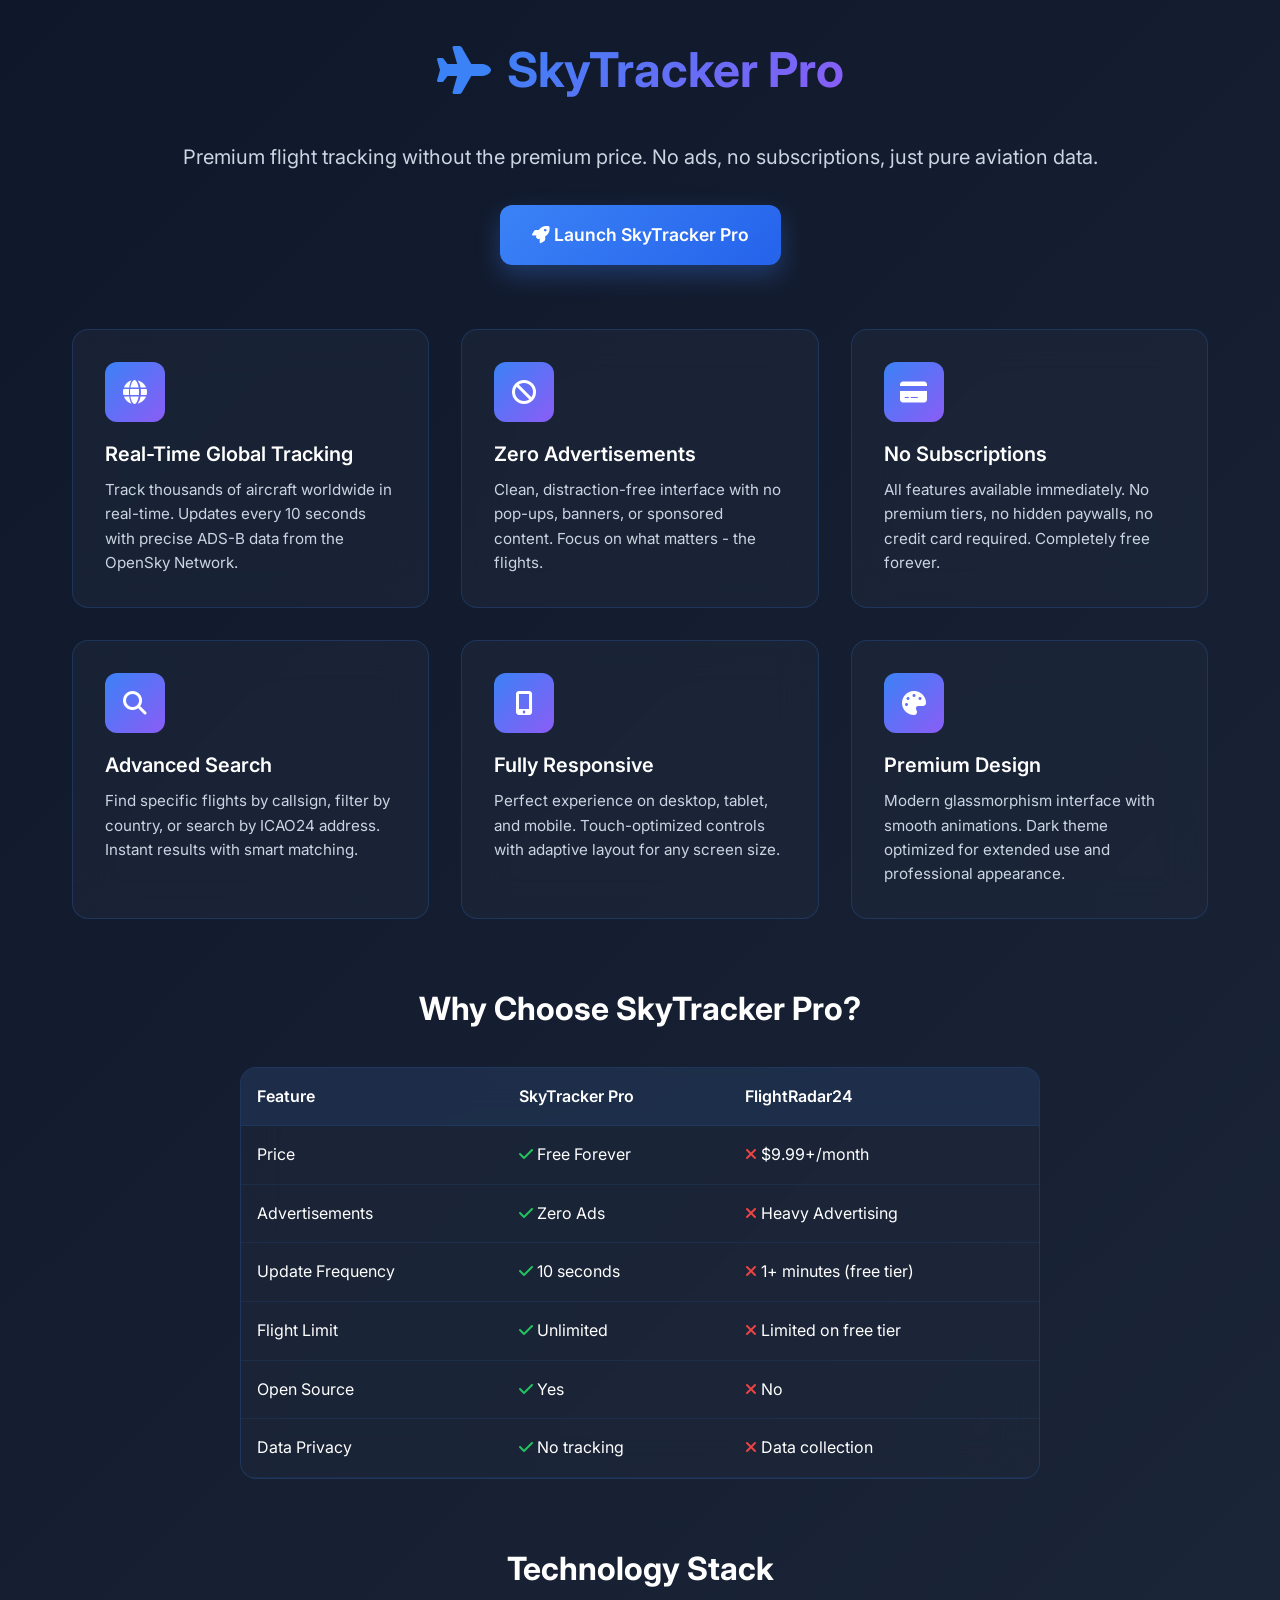
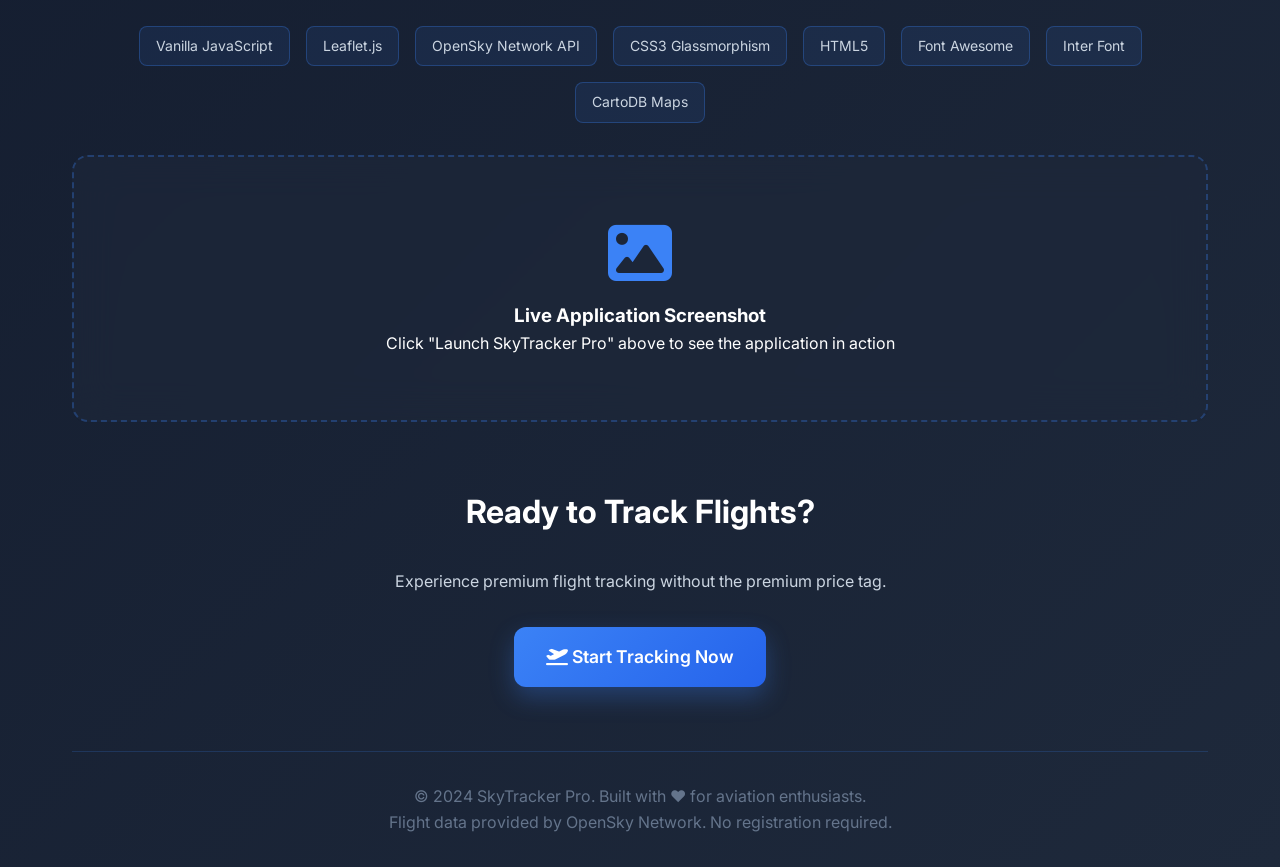
<file: demo.html>
<!DOCTYPE html>
<html lang="en">
<head>
    <meta charset="UTF-8">
    <meta name="viewport" content="width=device-width, initial-scale=1.0">
    <title>SkyTracker Pro - Demo & Features</title>
    <link rel="icon" type="image/svg+xml" href="favicon.svg">
    <link href="https://fonts.googleapis.com/css2?family=Inter:wght@300;400;500;600;700&display=swap" rel="stylesheet">
    <link rel="stylesheet" href="https://cdnjs.cloudflare.com/ajax/libs/font-awesome/6.4.0/css/all.min.css">
    <style>
        * {
            margin: 0;
            padding: 0;
            box-sizing: border-box;
        }

        body {
            font-family: 'Inter', sans-serif;
            background: linear-gradient(135deg, #0f172a 0%, #1e293b 100%);
            color: #ffffff;
            line-height: 1.6;
        }

        .container {
            max-width: 1200px;
            margin: 0 auto;
            padding: 2rem;
        }

        header {
            text-align: center;
            margin-bottom: 4rem;
        }

        .logo {
            display: flex;
            align-items: center;
            justify-content: center;
            gap: 1rem;
            margin-bottom: 2rem;
        }

        .logo i {
            color: #3b82f6;
            font-size: 3rem;
        }

        .logo h1 {
            font-size: 3rem;
            font-weight: 700;
            background: linear-gradient(135deg, #3b82f6, #8b5cf6);
            -webkit-background-clip: text;
            -webkit-text-fill-color: transparent;
            background-clip: text;
        }

        .subtitle {
            font-size: 1.25rem;
            color: #cbd5e1;
            margin-bottom: 2rem;
        }

        .cta-button {
            display: inline-block;
            background: linear-gradient(135deg, #3b82f6, #2563eb);
            color: white;
            text-decoration: none;
            padding: 1rem 2rem;
            border-radius: 12px;
            font-weight: 600;
            font-size: 1.1rem;
            transition: all 0.3s ease;
            box-shadow: 0 10px 25px rgba(59, 130, 246, 0.3);
        }

        .cta-button:hover {
            transform: translateY(-2px);
            box-shadow: 0 15px 35px rgba(59, 130, 246, 0.4);
        }

        .features-grid {
            display: grid;
            grid-template-columns: repeat(auto-fit, minmax(300px, 1fr));
            gap: 2rem;
            margin: 4rem 0;
        }

        .feature-card {
            background: rgba(30, 41, 59, 0.6);
            backdrop-filter: blur(20px);
            border: 1px solid rgba(59, 130, 246, 0.2);
            border-radius: 16px;
            padding: 2rem;
            transition: all 0.3s ease;
        }

        .feature-card:hover {
            transform: translateY(-5px);
            box-shadow: 0 20px 40px rgba(0, 0, 0, 0.3);
            border-color: rgba(59, 130, 246, 0.4);
        }

        .feature-icon {
            width: 60px;
            height: 60px;
            background: linear-gradient(135deg, #3b82f6, #8b5cf6);
            border-radius: 12px;
            display: flex;
            align-items: center;
            justify-content: center;
            margin-bottom: 1rem;
            font-size: 1.5rem;
            color: white;
        }

        .feature-title {
            font-size: 1.25rem;
            font-weight: 600;
            margin-bottom: 0.5rem;
        }

        .feature-description {
            color: #cbd5e1;
            font-size: 0.95rem;
        }

        .comparison-section {
            margin: 4rem 0;
            text-align: center;
        }

        .comparison-title {
            font-size: 2rem;
            font-weight: 700;
            margin-bottom: 2rem;
        }

        .comparison-table {
            background: rgba(30, 41, 59, 0.6);
            backdrop-filter: blur(20px);
            border: 1px solid rgba(59, 130, 246, 0.2);
            border-radius: 16px;
            overflow: hidden;
            margin: 2rem auto;
            max-width: 800px;
        }

        .comparison-table table {
            width: 100%;
            border-collapse: collapse;
        }

        .comparison-table th,
        .comparison-table td {
            padding: 1rem;
            text-align: left;
            border-bottom: 1px solid rgba(59, 130, 246, 0.1);
        }

        .comparison-table th {
            background: rgba(59, 130, 246, 0.1);
            font-weight: 600;
        }

        .check {
            color: #22c55e;
        }

        .cross {
            color: #ef4444;
        }

        .screenshot-section {
            margin: 4rem 0;
            text-align: center;
        }

        .screenshot-placeholder {
            background: rgba(30, 41, 59, 0.6);
            backdrop-filter: blur(20px);
            border: 2px dashed rgba(59, 130, 246, 0.3);
            border-radius: 16px;
            padding: 4rem 2rem;
            margin: 2rem 0;
        }

        .screenshot-placeholder i {
            font-size: 4rem;
            color: #3b82f6;
            margin-bottom: 1rem;
        }

        .tech-stack {
            display: flex;
            flex-wrap: wrap;
            justify-content: center;
            gap: 1rem;
            margin: 2rem 0;
        }

        .tech-item {
            background: rgba(59, 130, 246, 0.1);
            border: 1px solid rgba(59, 130, 246, 0.3);
            border-radius: 8px;
            padding: 0.5rem 1rem;
            font-size: 0.875rem;
            color: #cbd5e1;
        }

        footer {
            text-align: center;
            margin-top: 4rem;
            padding-top: 2rem;
            border-top: 1px solid rgba(59, 130, 246, 0.2);
            color: #64748b;
        }

        @media (max-width: 768px) {
            .container {
                padding: 1rem;
            }

            .logo h1 {
                font-size: 2rem;
            }

            .features-grid {
                grid-template-columns: 1fr;
            }
        }
    </style>
</head>
<body>
    <div class="container">
        <header>
            <div class="logo">
                <i class="fas fa-plane"></i>
                <h1>SkyTracker Pro</h1>
            </div>
            <p class="subtitle">
                Premium flight tracking without the premium price. No ads, no subscriptions, just pure aviation data.
            </p>
            <a href="index.html" class="cta-button">
                <i class="fas fa-rocket"></i> Launch SkyTracker Pro
            </a>
        </header>

        <section class="features-grid">
            <div class="feature-card">
                <div class="feature-icon">
                    <i class="fas fa-globe"></i>
                </div>
                <h3 class="feature-title">Real-Time Global Tracking</h3>
                <p class="feature-description">
                    Track thousands of aircraft worldwide in real-time. Updates every 10 seconds with precise ADS-B data from the OpenSky Network.
                </p>
            </div>

            <div class="feature-card">
                <div class="feature-icon">
                    <i class="fas fa-ban"></i>
                </div>
                <h3 class="feature-title">Zero Advertisements</h3>
                <p class="feature-description">
                    Clean, distraction-free interface with no pop-ups, banners, or sponsored content. Focus on what matters - the flights.
                </p>
            </div>

            <div class="feature-card">
                <div class="feature-icon">
                    <i class="fas fa-credit-card"></i>
                </div>
                <h3 class="feature-title">No Subscriptions</h3>
                <p class="feature-description">
                    All features available immediately. No premium tiers, no hidden paywalls, no credit card required. Completely free forever.
                </p>
            </div>

            <div class="feature-card">
                <div class="feature-icon">
                    <i class="fas fa-search"></i>
                </div>
                <h3 class="feature-title">Advanced Search</h3>
                <p class="feature-description">
                    Find specific flights by callsign, filter by country, or search by ICAO24 address. Instant results with smart matching.
                </p>
            </div>

            <div class="feature-card">
                <div class="feature-icon">
                    <i class="fas fa-mobile-alt"></i>
                </div>
                <h3 class="feature-title">Fully Responsive</h3>
                <p class="feature-description">
                    Perfect experience on desktop, tablet, and mobile. Touch-optimized controls with adaptive layout for any screen size.
                </p>
            </div>

            <div class="feature-card">
                <div class="feature-icon">
                    <i class="fas fa-palette"></i>
                </div>
                <h3 class="feature-title">Premium Design</h3>
                <p class="feature-description">
                    Modern glassmorphism interface with smooth animations. Dark theme optimized for extended use and professional appearance.
                </p>
            </div>
        </section>

        <section class="comparison-section">
            <h2 class="comparison-title">Why Choose SkyTracker Pro?</h2>
            <div class="comparison-table">
                <table>
                    <thead>
                        <tr>
                            <th>Feature</th>
                            <th>SkyTracker Pro</th>
                            <th>FlightRadar24</th>
                        </tr>
                    </thead>
                    <tbody>
                        <tr>
                            <td>Price</td>
                            <td><i class="fas fa-check check"></i> Free Forever</td>
                            <td><i class="fas fa-times cross"></i> $9.99+/month</td>
                        </tr>
                        <tr>
                            <td>Advertisements</td>
                            <td><i class="fas fa-check check"></i> Zero Ads</td>
                            <td><i class="fas fa-times cross"></i> Heavy Advertising</td>
                        </tr>
                        <tr>
                            <td>Update Frequency</td>
                            <td><i class="fas fa-check check"></i> 10 seconds</td>
                            <td><i class="fas fa-times cross"></i> 1+ minutes (free tier)</td>
                        </tr>
                        <tr>
                            <td>Flight Limit</td>
                            <td><i class="fas fa-check check"></i> Unlimited</td>
                            <td><i class="fas fa-times cross"></i> Limited on free tier</td>
                        </tr>
                        <tr>
                            <td>Open Source</td>
                            <td><i class="fas fa-check check"></i> Yes</td>
                            <td><i class="fas fa-times cross"></i> No</td>
                        </tr>
                        <tr>
                            <td>Data Privacy</td>
                            <td><i class="fas fa-check check"></i> No tracking</td>
                            <td><i class="fas fa-times cross"></i> Data collection</td>
                        </tr>
                    </tbody>
                </table>
            </div>
        </section>

        <section class="screenshot-section">
            <h2 class="comparison-title">Technology Stack</h2>
            <div class="tech-stack">
                <div class="tech-item">Vanilla JavaScript</div>
                <div class="tech-item">Leaflet.js</div>
                <div class="tech-item">OpenSky Network API</div>
                <div class="tech-item">CSS3 Glassmorphism</div>
                <div class="tech-item">HTML5</div>
                <div class="tech-item">Font Awesome</div>
                <div class="tech-item">Inter Font</div>
                <div class="tech-item">CartoDB Maps</div>
            </div>

            <div class="screenshot-placeholder">
                <i class="fas fa-image"></i>
                <h3>Live Application Screenshot</h3>
                <p>Click "Launch SkyTracker Pro" above to see the application in action</p>
            </div>
        </section>

        <section style="text-align: center; margin: 4rem 0;">
            <h2 class="comparison-title">Ready to Track Flights?</h2>
            <p style="margin-bottom: 2rem; color: #cbd5e1;">
                Experience premium flight tracking without the premium price tag.
            </p>
            <a href="index.html" class="cta-button">
                <i class="fas fa-plane-departure"></i> Start Tracking Now
            </a>
        </section>

        <footer>
            <p>&copy; 2024 SkyTracker Pro. Built with ❤️ for aviation enthusiasts.</p>
            <p>Flight data provided by OpenSky Network. No registration required.</p>
        </footer>
    </div>
</body>
</html>
</file>
